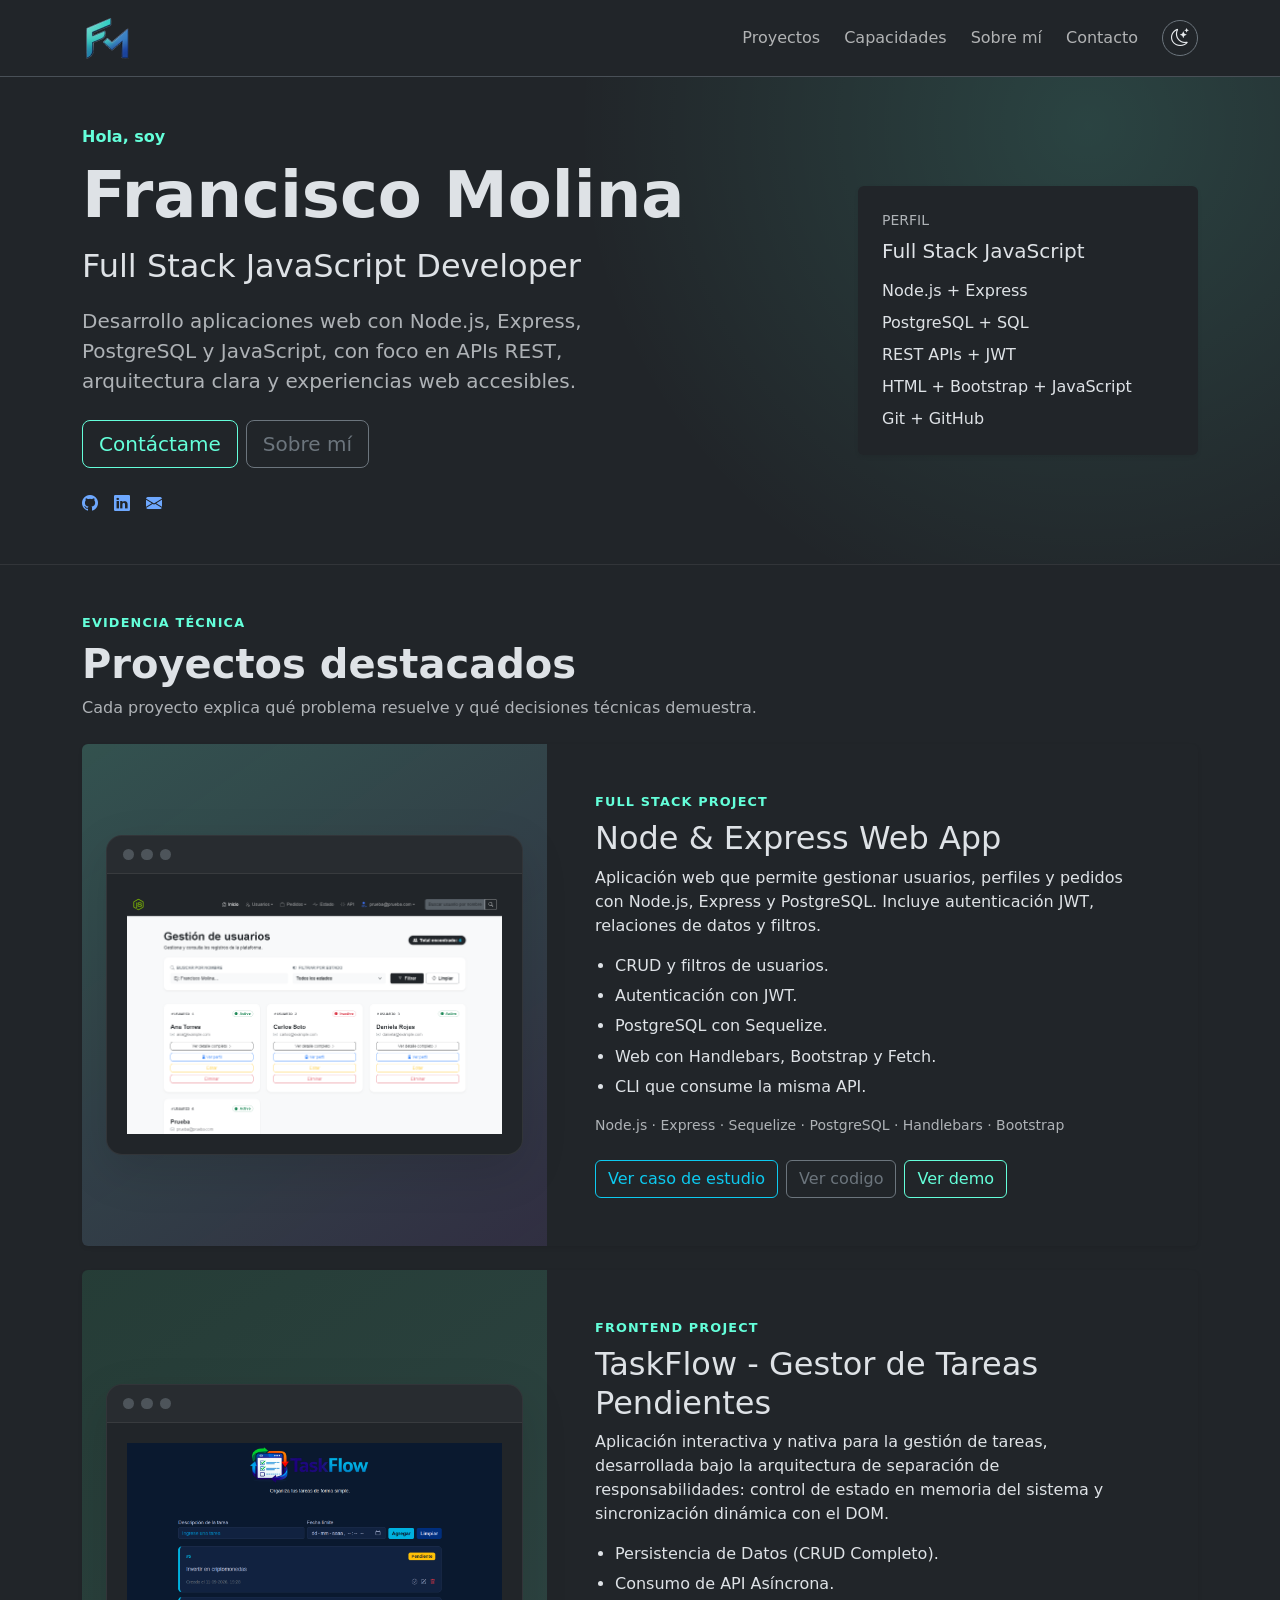
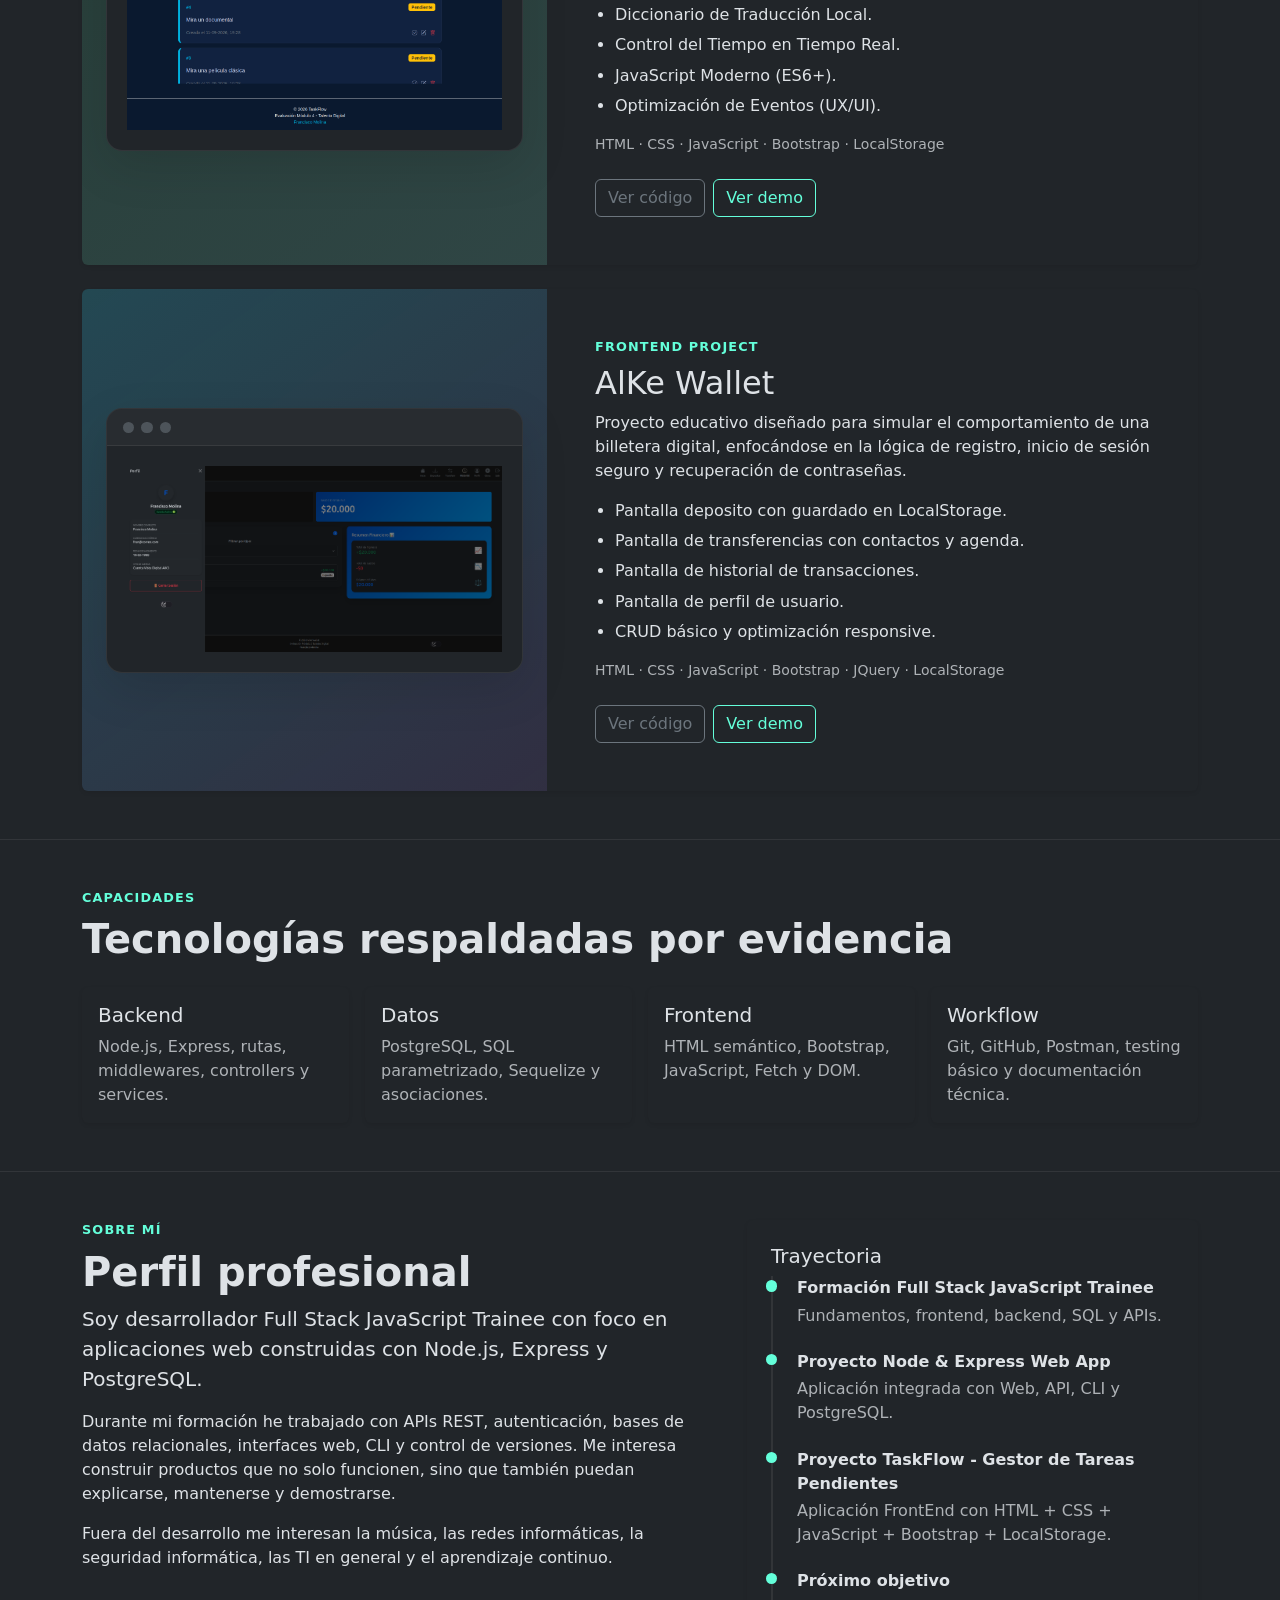
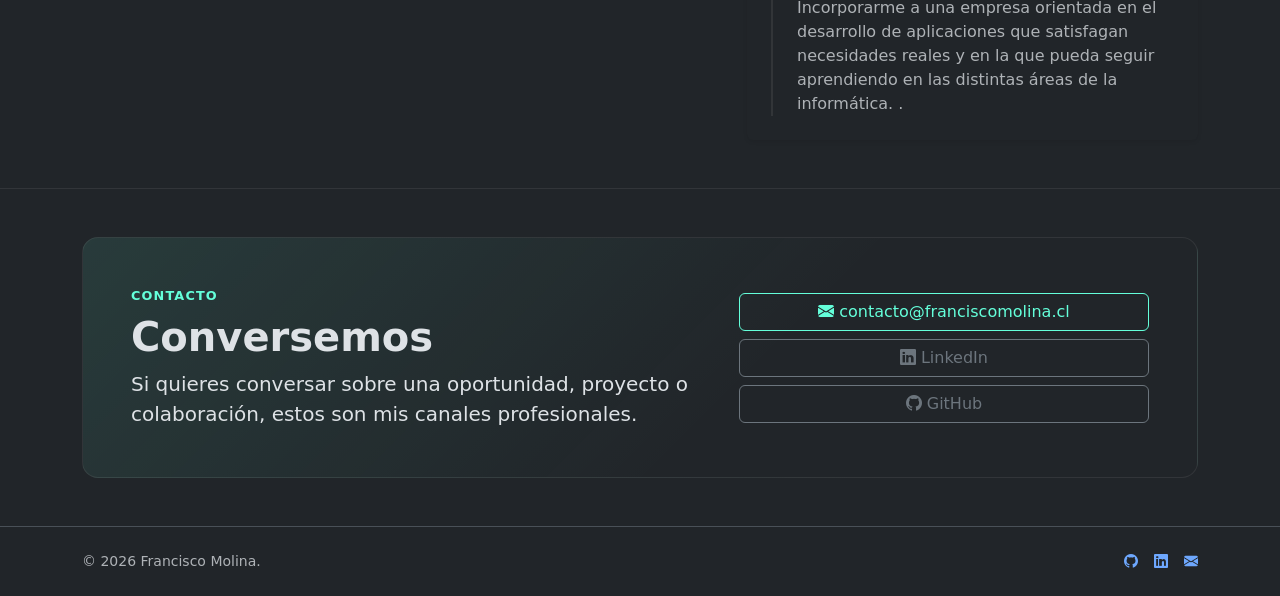
<file: index.html>
<!DOCTYPE html>
<html lang="es" data-bs-theme="dark">
<head>
  <meta charset="UTF-8">
  <meta name="viewport" content="width=device-width, initial-scale=1">
  <title>Francisco Molina | Full Stack JavaScript Developer</title>
  <meta name="description" content="Portafolio de Francisco Molina, desarrollador Full Stack JavaScript. Proyectos con Node.js, Express, PostgreSQL y APIs REST.">
  <meta name="robots" content="index,follow">

  <!-- Open Graph -->
  <meta property="og:title" content="Francisco Molina — Full Stack JavaScript Developer">
  <meta property="og:description" content="Portafolio con proyectos Full Stack JavaScript en Node.js, Express y PostgreSQL.">
  <meta property="og:type" content="website">

  <!-- Tema antes del primer pintado -->
  <script>
    (() => {
      const saved = localStorage.getItem("portfolio-theme");
      document.documentElement.setAttribute("data-bs-theme", saved ?? "dark");
    })();
  </script>
  <link rel="shortcut icon" href="./assets/img/logo.webp" type="image/x-icon">

  <!-- Bootstrap CSS -->
  <link href="https://cdn.jsdelivr.net/npm/bootstrap@5.3.8/dist/css/bootstrap.min.css" rel="stylesheet" crossorigin="anonymous">
  <!-- Bootstrap Icons -->
  <link rel="stylesheet" href="https://cdn.jsdelivr.net/npm/bootstrap-icons@1.11.3/font/bootstrap-icons.min.css">
  <!-- Estilos propios -->
  <link rel="stylesheet" href="./assets/css/styles.css">
</head>

<body>
  <!-- Skip link -->
  <a class="skip-link" href="#main-content">Saltar al contenido principal</a>

  <!-- Header / Navbar -->
  <header class="sticky-top border-bottom bg-body">
    <nav class="navbar navbar-expand-lg" aria-label="Navegación principal">
      <div class="container">
        <a class="navbar-brand fw-bold" href="./">
          <img src="./assets/img/logo.webp" class="logo" alt="Francisco Molina">
        </a>
        <button class="navbar-toggler" type="button" data-bs-toggle="collapse" data-bs-target="#mainNavbar" aria-controls="mainNavbar" aria-expanded="false" aria-label="Abrir navegación">
          <span class="navbar-toggler-icon"></span>
        </button>
        <div class="collapse navbar-collapse" id="mainNavbar">
          <ul class="navbar-nav ms-auto align-items-lg-center gap-lg-2">
            <li class="nav-item">
              <a class="nav-link" href="#projects">Proyectos</a>
            </li>
            <li class="nav-item">
              <a class="nav-link" href="#skills">Capacidades</a>
            </li>
            <li class="nav-item">
              <a class="nav-link" href="#about">Sobre mí</a>
            </li>
            <li class="nav-item">
              <a class="nav-link" href="#contact">Contacto</a>
            </li>
            <li class="nav-item ms-lg-2">
              <button id="themeToggle" class="btn btn-outline-secondary btn-sm" type="button" aria-label="Cambiar tema">
                <i id="themeIcon" class="bi bi-moon-stars"></i>
              </button>
            </li>
          </ul>
        </div>
      </div>
    </nav>
  </header>

  <!-- Contenido principal -->
  <main id="main-content">

    <!-- Hero -->
    <section class="hero-section py-5 py-lg-6" aria-labelledby="hero-title">
      <div class="container">
        <div class="row align-items-center g-5">
          <div class="col-lg-8">
            <p class="text-accent fw-semibold mb-2">Hola, soy</p>
            <h1 id="hero-title" class="display-3 fw-bold text-balance">Francisco Molina</h1>
            <p class="fs-2 mb-3">Full Stack JavaScript Developer</p>
            <p class="lead text-body-secondary col-xl-9">
              Desarrollo aplicaciones web con Node.js, Express, PostgreSQL
              y JavaScript, con foco en APIs REST, arquitectura clara y
              experiencias web accesibles.
            </p>
            <div class="d-flex flex-wrap gap-2 mt-4">
              <a href="#contact" class="btn btn-accent btn-lg">Contáctame</a>
              <a href="#about" class="btn btn-outline-secondary btn-lg">Sobre mí</a>
            </div>
            <nav class="d-flex flex-wrap gap-3 mt-4 professional-links" aria-label="Enlaces profesionales">
              <a href="https://github.com/franciscomolinacl" target="_blank"><i class="bi bi-github"></i> </a>
              <a href="https://www.linkedin.com/in/francisco-molina-cl/" target="_blank"><i class="bi bi-linkedin"></i> </a>
              <a href="mailto:contacto@franciscomolina.cl"><i class="bi bi-envelope-fill"></i> </a>
            </nav>
          </div>
          <div class="col-lg-4">
            <aside class="card border-0 shadow-sm">
              <div class="card-body p-4">
                <p class="small text-uppercase text-body-secondary mb-2">Perfil</p>
                <p class="h5 mb-3">Full Stack JavaScript</p>
                <ul class="list-unstyled mb-0 d-grid gap-2">
                  <li>Node.js + Express</li>
                  <li>PostgreSQL + SQL</li>
                  <li>REST APIs + JWT</li>
                  <li>HTML + Bootstrap + JavaScript</li>
                  <li>Git + GitHub</li>
                </ul>
              </div>
            </aside>
          </div>
        </div>
      </div>
    </section>

    <!-- Proyectos -->
    <section id="projects" class="section-block py-5" aria-labelledby="projects-title">
      <div class="container">
        <div class="section-heading mb-4">
          <p class="eyebrow">Evidencia técnica</p>
          <h2 id="projects-title" class="display-6 fw-bold">Proyectos destacados</h2>
          <p class="text-body-secondary col-lg-8 mb-0">
            Cada proyecto explica qué problema resuelve y qué decisiones técnicas demuestra.
          </p>
        </div>

        <!-- Proyecto 1 -->
        <article class="card project-card border-0 shadow-sm overflow-hidden mb-4">
          <div class="row g-0">
            <div class="col-lg-5">
              <div class="project-visual h-100 p-4 d-flex align-items-center" role="img" aria-label="Vista representativa de HelpDesk">
                <div class="mock-window w-100">
                  <div class="mock-window-bar"><span></span><span></span><span></span></div>
                  <div class="mock-window-body">
                      <img src="./assets/img/capturas/cap1.webp" class="caps" alt="Node & Express Web App">
                  </div>
                </div>
              </div>
            </div>
            <div class="col-lg-7">
              <div class="card-body p-4 p-lg-5">
                <p class="eyebrow">Full Stack Project</p>
                <h3 class="card-title h2">Node & Express Web App</h3>
                <p class="card-text">
                  Aplicación web que permite gestionar usuarios, perfiles y pedidos con Node.js, Express y PostgreSQL.
                  Incluye autenticación JWT, relaciones de datos y filtros.
                </p>
                <ul class="project-points">
                  <li>CRUD y filtros de usuarios.</li>
                  <li>Autenticación con JWT.</li>
                  <li>PostgreSQL con Sequelize.</li>
                  <li>Web con Handlebars, Bootstrap y Fetch.</li>
                  <li>CLI que consume la misma API.</li>
                </ul>
                <p class="small text-body-secondary">Node.js · Express · Sequelize · PostgreSQL · Handlebars · Bootstrap</p>
                <div class="d-flex flex-wrap gap-2 mt-4">
                  <a href="./projects" class="btn btn-outline-info">Ver caso de estudio</a>
                  <a href="https://github.com/franciscomolinacl/TP-Integrador-JS" target="_blank" class="btn btn-outline-secondary">Ver codigo</a>
                  <a href="https://tp-integrador-js.onrender.com/" target="_blank" class="btn btn-accent">Ver demo</a>
                </div>
              </div>
            </div>
          </div>
        </article>

        <!-- Proyecto 2 -->
        <article class="card project-card border-0 shadow-sm overflow-hidden mb-4">
          <div class="row g-0">
            <div class="col-lg-5">
              <div class="project-visual project-visual-alt h-100 p-4 d-flex align-items-center" role="img" aria-label="Vista representativa de API REST">
                <div class="mock-window w-100">
                  <div class="mock-window-bar"><span></span><span></span><span></span></div>
                  <div class="mock-window-body">
                    <img src="./assets/img/capturas/cap2.webp" class="caps" alt="TaskFlow">
                  </div>
                </div>
              </div>
            </div>
            <div class="col-lg-7">
              <div class="card-body p-4 p-lg-5">
                <p class="eyebrow">Frontend Project</p>
                <h3 class="card-title h2">TaskFlow - Gestor de Tareas Pendientes</h3>
                <p class="card-text">
                  Aplicación interactiva y nativa para la gestión de tareas, desarrollada bajo 
                  la arquitectura de separación de responsabilidades: 
                  control de estado en memoria del sistema y sincronización dinámica con el DOM.
                </p>
                <ul class="project-points">
                  <li>Persistencia de Datos (CRUD Completo).</li>
                  <li>Consumo de API Asíncrona.</li>
                  <li>Diccionario de Traducción Local.</li>
                  <li>Control del Tiempo en Tiempo Real.</li>
                  <li>JavaScript Moderno (ES6+).</li>
                  <li>Optimización de Eventos (UX/UI).</li>
                </ul>
                <p class="small text-body-secondary">HTML · CSS · JavaScript · Bootstrap · LocalStorage</p>
                <div class="d-flex flex-wrap gap-2 mt-4">
                  <a href="https://github.com/franciscomolinacl/TaskFlow" target="_blank" class="btn btn-outline-secondary">Ver código</a>
                  <a href="https://franciscomolinacl.github.io/TaskFlow/" target="_blank" class="btn btn-accent">Ver demo</a>
                </div>
              </div>
            </div>
          </div>
        </article>

        <!-- Proyecto 3 -->
        <article class="card project-card border-0 shadow-sm overflow-hidden">
          <div class="row g-0">
            <div class="col-lg-5">
              <div class="project-visual project-visual-alt2 h-100 p-4 d-flex align-items-center" role="img" aria-label="Vista representativa de Weather App">
                <div class="mock-window w-100">
                  <div class="mock-window-bar"><span></span><span></span><span></span></div>
                  <div class="mock-window-body">
                    <img src="./assets/img/capturas/cap3.webp" class="caps" alt="TaskFlow">     
                  </div>               
                </div>
              </div>
            </div>
            <div class="col-lg-7">
              <div class="card-body p-4 p-lg-5">
                <p class="eyebrow">Frontend Project</p>
                <h3 class="card-title h2">AlKe Wallet</h3>
                <p class="card-text">
                  Proyecto educativo diseñado para simular el comportamiento de una billetera digital, 
                  enfocándose en la lógica de registro, inicio de sesión seguro y recuperación de contraseñas.
                </p>
                <ul class="project-points">
                  <li>Pantalla deposito con guardado en LocalStorage.</li>
                  <li>Pantalla de transferencias con contactos y agenda.</li>
                  <li>Pantalla de historial de transacciones.</li>
                  <li>Pantalla de perfil de usuario.</li>
                  <li>CRUD básico y optimización responsive.</li>
                </ul>
                <p class="small text-body-secondary">HTML · CSS · JavaScript · Bootstrap · JQuery · LocalStorage</p>
                <div class="d-flex flex-wrap gap-2 mt-4">
                  <a href="https://github.com/franciscomolinacl/alke-wallet" target="_blank" class="btn btn-outline-secondary">Ver código</a>
                  <a href="https://franciscomolinacl.github.io/alke-wallet/" target="_blank" class="btn btn-accent">Ver demo</a>
                </div>
              </div>
            </div>
          </div>
        </article>
      </div>
    </section>

    <!-- Capacidades -->
    <section id="skills" class="section-block py-5" aria-labelledby="skills-title">
      <div class="container">
        <p class="eyebrow">Capacidades</p>
        <h2 id="skills-title" class="display-6 fw-bold mb-4">Tecnologías respaldadas por evidencia</h2>
        <div class="row g-3">
          <div class="col-md-6 col-xl-3">
            <article class="card h-100 border-0 shadow-sm">
              <div class="card-body">
                <h3 class="h5">Backend</h3>
                <p class="text-body-secondary mb-0">Node.js, Express, rutas, middlewares, controllers y services.</p>
              </div>
            </article>
          </div>
          <div class="col-md-6 col-xl-3">
            <article class="card h-100 border-0 shadow-sm">
              <div class="card-body">
                <h3 class="h5">Datos</h3>
                <p class="text-body-secondary mb-0">PostgreSQL, SQL parametrizado, Sequelize y asociaciones.</p>
              </div>
            </article>
          </div>
          <div class="col-md-6 col-xl-3">
            <article class="card h-100 border-0 shadow-sm">
              <div class="card-body">
                <h3 class="h5">Frontend</h3>
                <p class="text-body-secondary mb-0">HTML semántico, Bootstrap, JavaScript, Fetch y DOM.</p>
              </div>
            </article>
          </div>
          <div class="col-md-6 col-xl-3">
            <article class="card h-100 border-0 shadow-sm">
              <div class="card-body">
                <h3 class="h5">Workflow</h3>
                <p class="text-body-secondary mb-0">Git, GitHub, Postman, testing básico y documentación técnica.</p>
              </div>
            </article>
          </div>
        </div>
      </div>
    </section>

    <!-- Sobre mí -->
    <section id="about" class="section-block py-5" aria-labelledby="about-title">
      <div class="container">
        <div class="row g-4">
          <div class="col-lg-7">
            <p class="eyebrow">Sobre mí</p>
            <h2 id="about-title" class="display-6 fw-bold">Perfil profesional</h2>
            <p class="lead">
              Soy desarrollador Full Stack JavaScript Trainee con foco en aplicaciones
              web construidas con Node.js, Express y PostgreSQL.
            </p>
            <p>
              Durante mi formación he trabajado con APIs REST, autenticación,
              bases de datos relacionales, interfaces web, CLI y control de
              versiones. Me interesa construir productos que no solo funcionen,
              sino que también puedan explicarse, mantenerse y demostrarse.
            </p>
            <p class="mb-0">
              Fuera del desarrollo me interesan la música, las redes informáticas, la seguridad informática, las TI en general y el
              aprendizaje continuo. 
            </p>
          </div>
          <div class="col-lg-5">
            <aside class="card h-100 border-0 shadow-sm">
              <div class="card-body p-4">
                <h3 class="h5">Trayectoria</h3>
                <ol class="timeline list-unstyled mb-0">
                  <li>
                    <strong>Formación Full Stack JavaScript Trainee</strong>
                    <span>Fundamentos, frontend, backend, SQL y APIs.</span>
                  </li>
                  <li>
                    <strong>Proyecto Node & Express Web App</strong>
                    <span>Aplicación integrada con Web, API, CLI y PostgreSQL.</span>
                  </li>
                  <li>
                    <strong>Proyecto TaskFlow - Gestor de Tareas Pendientes</strong>
                    <span>Aplicación FrontEnd con HTML + CSS + JavaScript + Bootstrap + LocalStorage.</span>
                  </li>
                  <li>
                    <strong>Próximo objetivo</strong>
                    <span>Incorporarme a una empresa orientada en el desarrollo de aplicaciones
                      que satisfagan necesidades reales y en la que pueda seguir aprendiendo en las distintas
                      áreas de la informática.
                      .</span>
                  </li>
                </ol>
              </div>
            </aside>
          </div>
        </div>
      </div>
    </section>

    <!-- Contacto -->
    <section id="contact" class="section-block py-5" aria-labelledby="contact-title">
      <div class="container">
        <div class="contact-panel p-4 p-lg-5 rounded-4">
          <div class="row align-items-center g-4">
            <div class="col-lg-7">
              <p class="eyebrow">Contacto</p>
              <h2 id="contact-title" class="display-6 fw-bold">Conversemos</h2>
              <p class="lead mb-0">
                Si quieres conversar sobre una oportunidad, proyecto o
                colaboración, estos son mis canales profesionales.
              </p>
            </div>
            <div class="col-lg-5">
              <div class="d-grid gap-2">
                <a class="btn btn-accent" href="mailto:contacto@franciscomolina.cl"><i class="bi bi-envelope-fill"></i> contacto@franciscomolina.cl</a>
                <a class="btn btn-outline-secondary" href="https://www.linkedin.com/in/francisco-molina-cl/" target="_blank"><i class="bi bi-linkedin"></i> LinkedIn</a>
                <a class="btn btn-outline-secondary" href="https://github.com/franciscomolinacl" target="_blank"><i class="bi bi-github"></i> GitHub</a>
              </div>
            </div>
          </div>
        </div>
      </div>
    </section>
  </main>

  <!-- Footer -->
  <footer class="border-top py-4">
    <div class="container d-flex flex-column flex-md-row gap-2 justify-content-between">
      <p class="mb-0 small text-body-secondary">
        © <span data-current-year></span> Francisco Molina.
      </p>
      <nav class="d-flex flex-wrap gap-3 small" aria-label="Enlaces del pie">
        <a href="https://github.com/franciscomolinacl" target="_blank"><i class="bi bi-github"></i></a>
        <a href="https://www.linkedin.com/in/francisco-molina-cl/" target="_blank"><i class="bi bi-linkedin"></i></a>
        <a href="mailto:contacto@franciscomolina.cl"><i class="bi bi-envelope-fill"></i></a>
      </nav>
    </div>
  </footer>

  <!-- Bootstrap JS -->
  <script src="https://cdn.jsdelivr.net/npm/bootstrap@5.3.8/dist/js/bootstrap.bundle.min.js" crossorigin="anonymous"></script>
  <!-- JS propios -->
  <script src="./assets/js/main.js" defer></script>
</body>
</html>
</file>
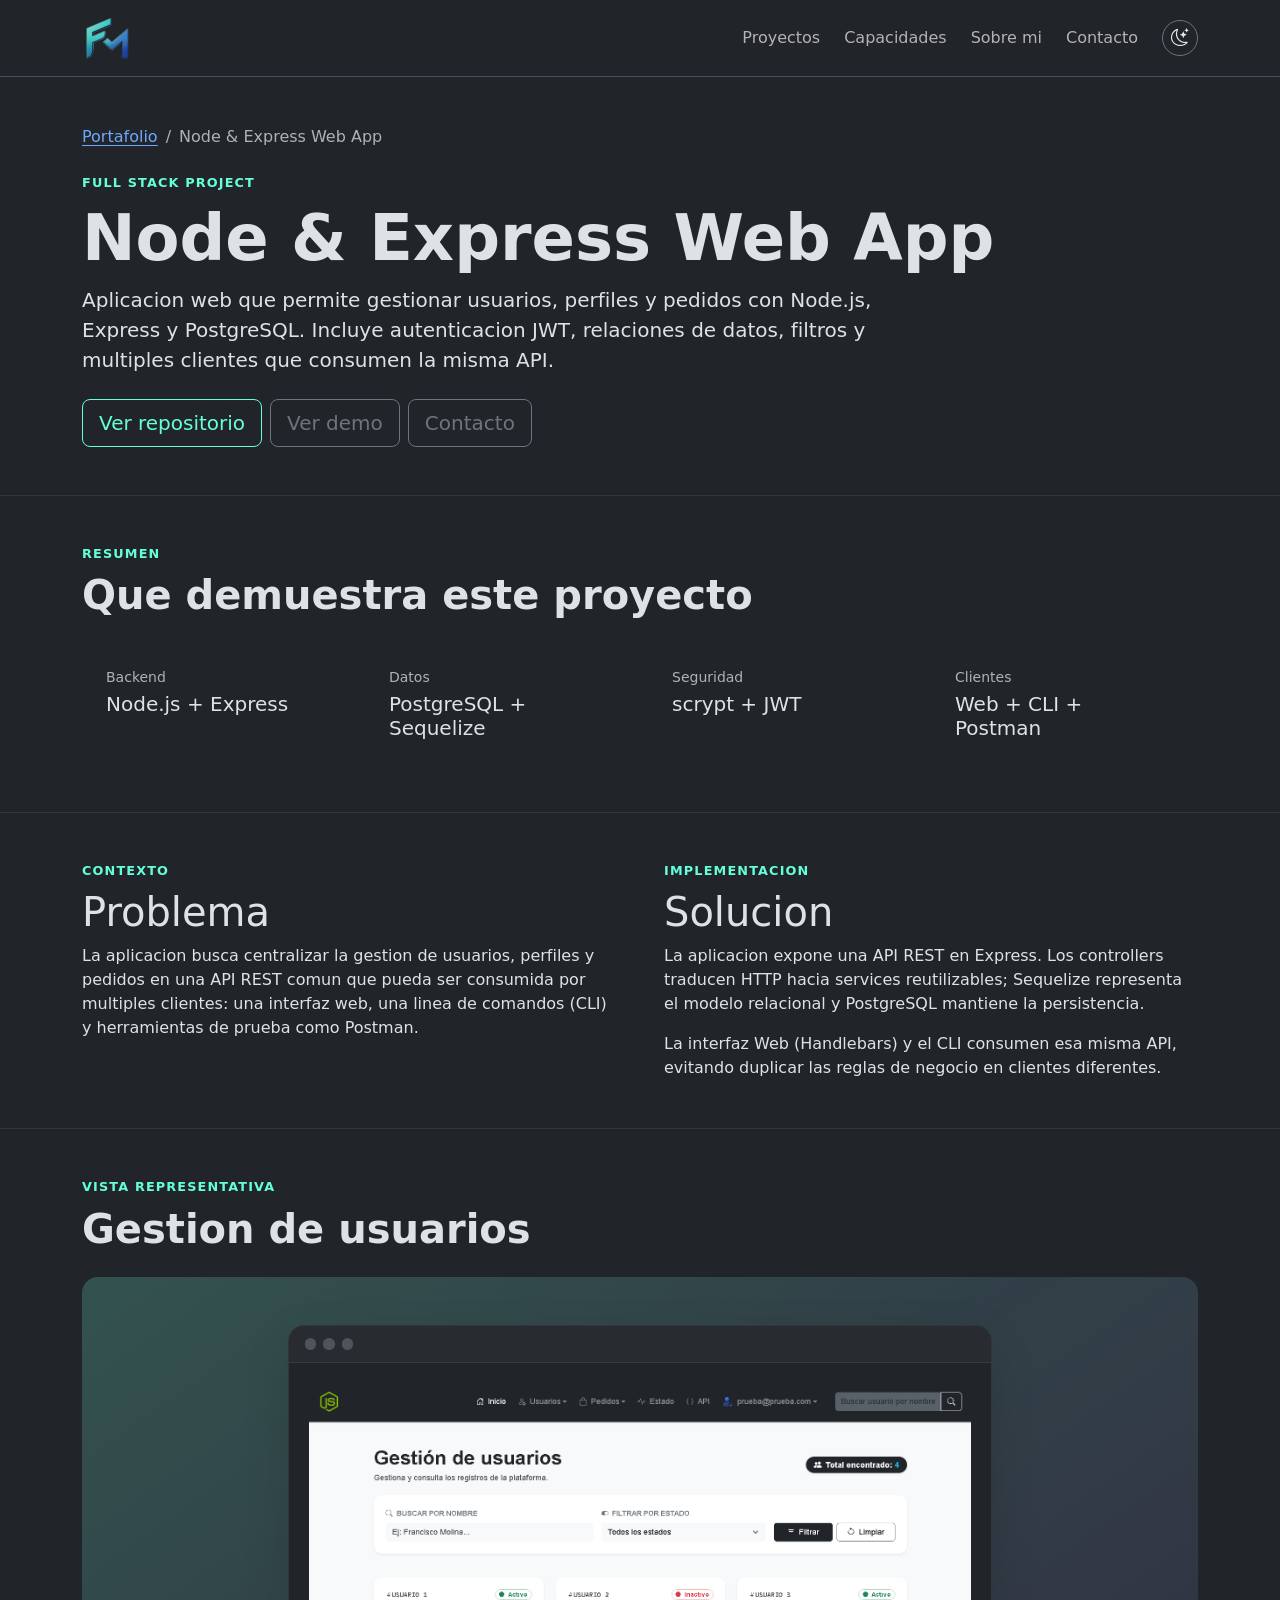
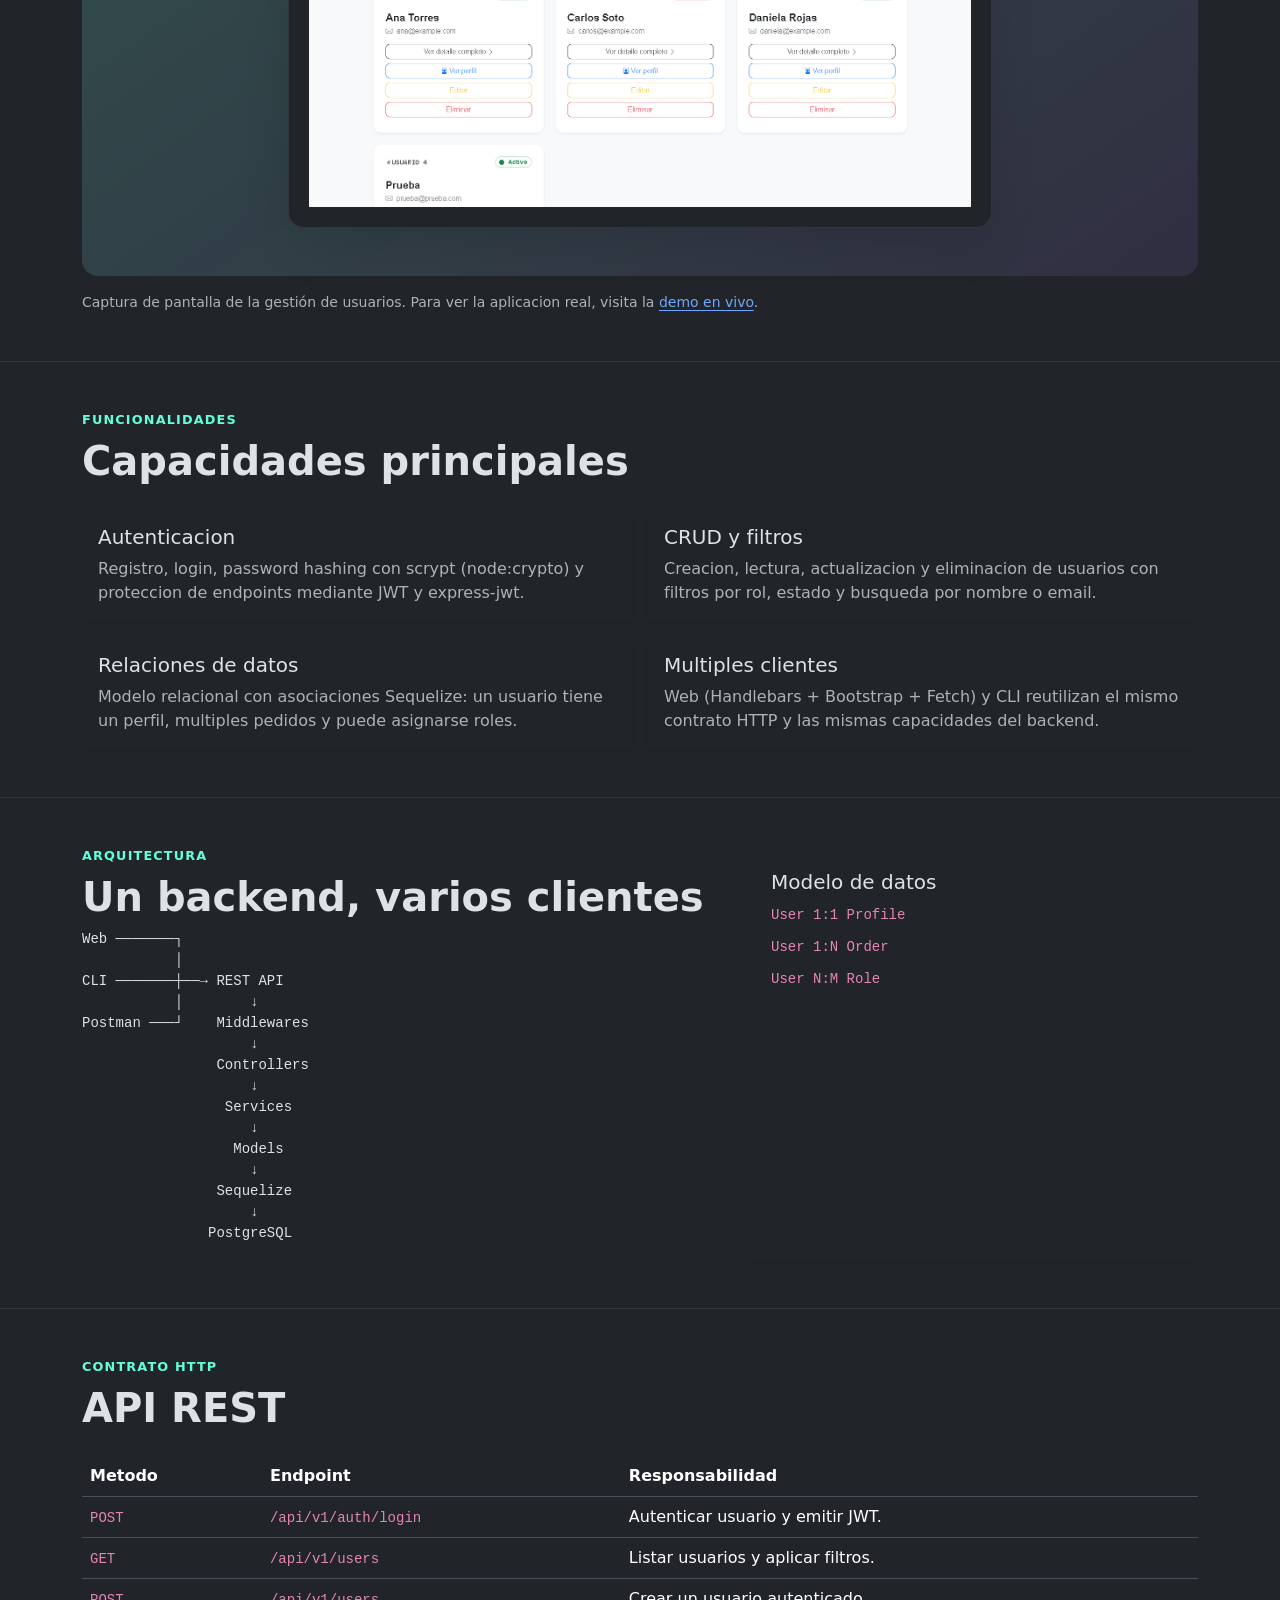
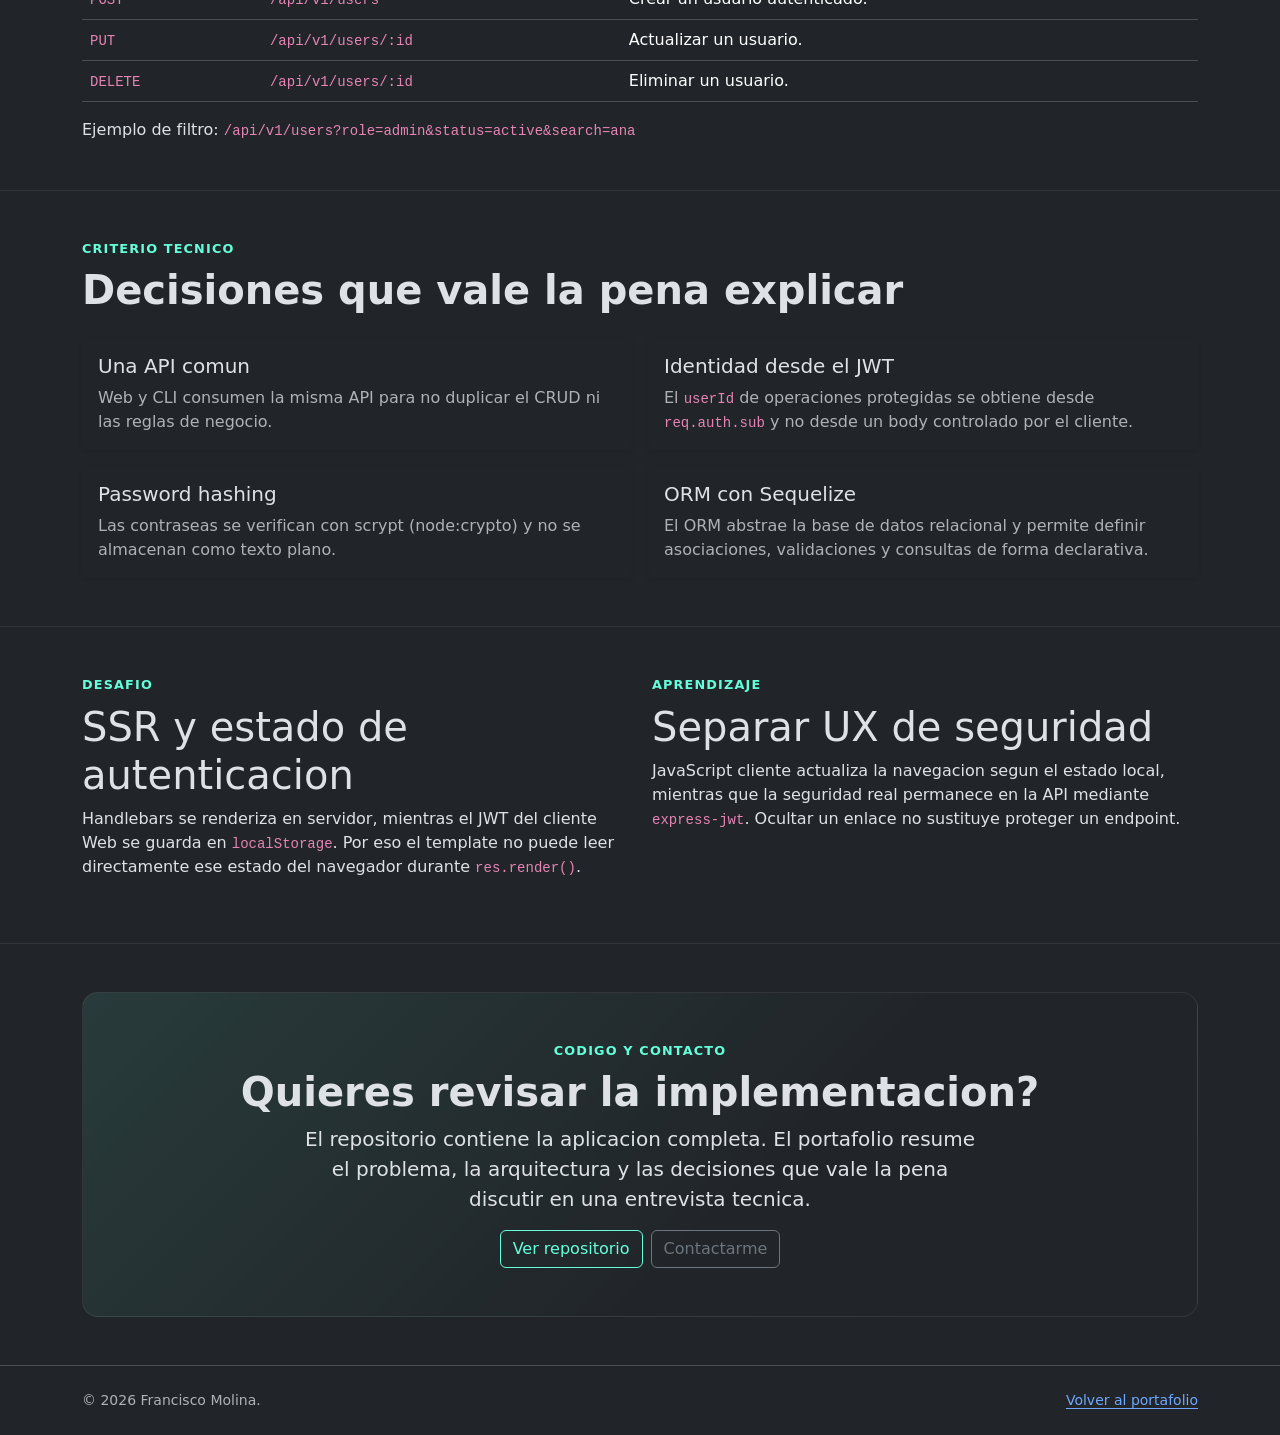
<file: projects/index.html>
<!DOCTYPE html>
<!--
  Caso de estudio del proyecto Node & Express Web App.
-->
<html lang="es" data-bs-theme="light">
<head>
  <!-- =========================================================
       1. SEO ESPECIFICO DEL PROYECTO
       ========================================================= -->
  <meta charset="UTF-8">
  <meta name="viewport" content="width=device-width, initial-scale=1">

  <title>Node & Express Web App — Francisco Molina</title>
  <meta
    name="description"
    content="Caso de estudio de Node & Express Web App, aplicacion Full Stack de gestion de usuarios, perfiles y pedidos con Express, Sequelize, PostgreSQL y JWT."
  >
  <meta name="robots" content="index,follow">
  <link
    rel="canonical"
    href="https://franciscomolinacl.github.io/portfolio/projects"
  >

  <!-- Open Graph -->
  <meta
    property="og:title"
    content="Node & Express Web App — Full Stack JavaScript"
  >
  <meta
    property="og:description"
    content="Caso de estudio con API REST, JWT, PostgreSQL, Web y CLI."
  >
  <meta property="og:type" content="article">
  <meta
    property="og:url"
    content="https://franciscomolinacl.github.io/portfolio/projects"
  >

  <meta name="twitter:card" content="summary">
  <meta
    name="twitter:title"
    content="Node & Express Web App — Francisco Molina"
  >
  <meta
    name="twitter:description"
    content="Caso de estudio Full Stack JavaScript con Express, Sequelize, PostgreSQL y JWT."
  >

  <!-- Inicializacion temprana del tema -->
  <script>
    (() => {
      const savedTheme = localStorage.getItem("portfolio-theme");
      const preferredTheme = window.matchMedia("(prefers-color-scheme: dark)").matches
        ? "dark"
        : "light";

      document.documentElement.setAttribute(
        "data-bs-theme",
        savedTheme ?? "dark"
      );
    })();
  </script>

  <!--
    JSON-LD:
    - WebApplication describe el proyecto.
    - BreadcrumbList describe la jerarquia Portafolio > Node & Express Web App.
  -->
  <script type="application/ld+json">
  {
    "@context": "https://schema.org",
    "@graph": [
      {
        "@type": "WebApplication",
        "@id": "https://franciscomolinacl.github.io/portfolio/projects/#app",
        "name": "Node & Express Web App",
        "url": "https://franciscomolinacl.github.io/portfolio/projects",
        "description": "Aplicacion Full Stack para gestion de usuarios, perfiles y pedidos.",
        "applicationCategory": "BusinessApplication",
        "operatingSystem": "Web",
        "featureList": [
          "JWT authentication",
          "User CRUD",
          "Data filters",
          "PostgreSQL persistence",
          "Web client with Handlebars",
          "CLI client"
        ],
        "author": {
          "@type": "Person",
          "@id": "https://franciscomolinacl.github.io/portfolio/#person",
          "name": "Francisco Molina"
        }
      },
      {
        "@type": "BreadcrumbList",
        "itemListElement": [
          {
            "@type": "ListItem",
            "position": 1,
            "name": "Portafolio",
            "item": "https://franciscomolinacl.github.io/portfolio/"
          },
          {
            "@type": "ListItem",
            "position": 2,
            "name": "Node & Express Web App",
            "item": "https://franciscomolinacl.github.io/portfolio/projects"
          }
        ]
      }
    ]
  }
  </script>

  <link rel="shortcut icon" href="../assets/img/logo.webp" type="image/x-icon">

  <!-- Bootstrap -->
  <link
    href="https://cdn.jsdelivr.net/npm/bootstrap@5.3.8/dist/css/bootstrap.min.css"
    rel="stylesheet"
    crossorigin="anonymous"
  >
    <!-- Bootstrap Icons -->
  <link rel="stylesheet" href="https://cdn.jsdelivr.net/npm/bootstrap-icons@1.11.3/font/bootstrap-icons.min.css">
  <!-- CSS propio -->
  <link rel="stylesheet" href="../assets/css/styles.css">
</head>

<body>
  <!-- Accesibilidad: salto directo al contenido -->
  <a class="skip-link" href="#main-content">
    Saltar al contenido principal
  </a>

  <!-- =========================================================
       2. NAVEGACION DEL CASO DE ESTUDIO
       ========================================================= -->
  <header class="sticky-top border-bottom bg-body">
    <nav class="navbar navbar-expand-lg" aria-label="Navegacion del proyecto">
      <div class="container">
        <a class="navbar-brand fw-bold" href="../">
          <img src="../assets/img/logo.webp" class="logo" alt="Francisco Molina">
        </a>

        <button
          class="navbar-toggler"
          type="button"
          data-bs-toggle="collapse"
          data-bs-target="#projectNavbar"
          aria-controls="projectNavbar"
          aria-expanded="false"
          aria-label="Abrir navegacion"
        >
          <span class="navbar-toggler-icon"></span>
        </button>

        <div class="collapse navbar-collapse" id="projectNavbar">
          <ul class="navbar-nav ms-auto align-items-lg-center gap-lg-2">
            <li class="nav-item">
              <a class="nav-link" href="../#projects">Proyectos</a>
            </li>
            <li class="nav-item">
              <a class="nav-link" href="../#skills">Capacidades</a>
            </li>
            <li class="nav-item">
              <a class="nav-link" href="../#about">Sobre mi</a>
            </li>
            <li class="nav-item">
              <a class="nav-link" href="../#contact">Contacto</a>
            </li>
            <li class="nav-item ms-lg-2">
              <button
                id="themeToggle"
                class="btn btn-outline-secondary btn-sm"
                type="button"
                aria-pressed="false"
              >
                <i id="themeIcon" class="bi bi-moon-stars"></i>
              </button>
            </li>
          </ul>
        </div>
      </div>
    </nav>
  </header>

  <!-- =========================================================
       3. CONTENIDO PRINCIPAL DEL PROYECTO
       ========================================================= -->
  <main id="main-content">

    <!-- Hero -->
    <header class="project-hero py-5 py-lg-6">
      <div class="container">
        <nav aria-label="Breadcrumb" class="mb-4">
          <ol class="breadcrumb">
            <li class="breadcrumb-item">
              <a href="../">Portafolio</a>
            </li>
            <li class="breadcrumb-item active" aria-current="page">
              Node & Express Web App
            </li>
          </ol>
        </nav>

        <p class="eyebrow">Full Stack Project</p>
        <h1 class="display-3 fw-bold">Node & Express Web App</h1>
        <p class="lead col-lg-9">
          Aplicacion web que permite gestionar usuarios, perfiles y pedidos
          con Node.js, Express y PostgreSQL. Incluye autenticacion JWT,
          relaciones de datos, filtros y multiples clientes que consumen
          la misma API.
        </p>

        <div class="d-flex flex-wrap gap-2 mt-4">
          <a
            class="btn btn-accent btn-lg"
            href="https://github.com/franciscomolinacl/TP-Integrador-JS"
            target="_blank"
          >
            Ver repositorio
          </a>
          <a
            class="btn btn-outline-secondary btn-lg"
            href="https://tp-integrador-js.onrender.com/"
            target="_blank"
          >
            Ver demo
          </a>
          <a class="btn btn-outline-secondary btn-lg" href="../#contact">
            Contacto
          </a>
        </div>
      </div>
    </header>

    <!-- Resumen de capacidades -->
    <section class="section-block py-5" aria-labelledby="overview-title">
      <div class="container">
        <p class="eyebrow">Resumen</p>
        <h2 id="overview-title" class="display-6 fw-bold mb-4">
          Que demuestra este proyecto
        </h2>

        <div class="row g-3">
          <div class="col-md-6 col-xl-3">
            <div class="metric-card h-100 p-4 rounded-4">
              <p class="small text-body-secondary mb-1">Backend</p>
              <p class="h5 mb-0">Node.js + Express</p>
            </div>
          </div>
          <div class="col-md-6 col-xl-3">
            <div class="metric-card h-100 p-4 rounded-4">
              <p class="small text-body-secondary mb-1">Datos</p>
              <p class="h5 mb-0">PostgreSQL + Sequelize</p>
            </div>
          </div>
          <div class="col-md-6 col-xl-3">
            <div class="metric-card h-100 p-4 rounded-4">
              <p class="small text-body-secondary mb-1">Seguridad</p>
              <p class="h5 mb-0">scrypt + JWT</p>
            </div>
          </div>
          <div class="col-md-6 col-xl-3">
            <div class="metric-card h-100 p-4 rounded-4">
              <p class="small text-body-secondary mb-1">Clientes</p>
              <p class="h5 mb-0">Web + CLI + Postman</p>
            </div>
          </div>
        </div>
      </div>
    </section>

    <!-- Problema y solucion -->
    <section class="section-block py-5" aria-labelledby="problem-title">
      <div class="container">
        <div class="row g-5">
          <div class="col-lg-6">
            <p class="eyebrow">Contexto</p>
            <h2 id="problem-title" class="h1">Problema</h2>
            <p>
              La aplicacion busca centralizar la gestion de usuarios, perfiles
              y pedidos en una API REST comun que pueda ser consumida por
              multiples clientes: una interfaz web, una linea de comandos (CLI)
              y herramientas de prueba como Postman.
            </p>
          </div>

          <div class="col-lg-6">
            <p class="eyebrow">Implementacion</p>
            <h2 class="h1">Solucion</h2>
            <p>
              La aplicacion expone una API REST en Express. Los controllers
              traducen HTTP hacia services reutilizables; Sequelize representa
              el modelo relacional y PostgreSQL mantiene la persistencia.
            </p>
            <p class="mb-0">
              La interfaz Web (Handlebars) y el CLI consumen esa misma API,
              evitando duplicar las reglas de negocio en clientes diferentes.
            </p>
          </div>
        </div>
      </div>
    </section>

    <!-- Preview visual -->
    <section class="section-block py-5" aria-labelledby="preview-title">
      <div class="container">
        <p class="eyebrow">Vista representativa</p>
        <h2 id="preview-title" class="display-6 fw-bold mb-4">
          Gestion de usuarios
        </h2>

        <div
          class="project-visual rounded-4 p-3 p-md-5"
          role="img"
          aria-label="Representacion de la interfaz con usuarios"
        >
          <div class="mock-window mx-auto">
            <div class="mock-window-bar">
              <span></span><span></span><span></span>
            </div>
            <div class="mock-window-body">
              <img src="../assets/img/capturas/cap1.webp" class="caps" alt="Node & Express Web App">

            </div>
          </div>
        </div>

        <p class="small text-body-secondary mt-3 mb-0">
          Captura de pantalla de la gestión de usuarios. Para ver la
          aplicacion real, visita la
          <a href="https://tp-integrador-js.onrender.com/" target="_blank">demo en vivo</a>.
        </p>
      </div>
    </section>

    <!-- Funcionalidades principales -->
    <section class="section-block py-5" aria-labelledby="features-title">
      <div class="container">
        <p class="eyebrow">Funcionalidades</p>
        <h2 id="features-title" class="display-6 fw-bold mb-4">
          Capacidades principales
        </h2>

        <div class="row g-3">
          <div class="col-md-6">
            <article class="card h-100 border-0 shadow-sm">
              <div class="card-body">
                <h3 class="h5">Autenticacion</h3>
                <p class="mb-0 text-body-secondary">
                  Registro, login, password hashing con scrypt (node:crypto) y proteccion de
                  endpoints mediante JWT y express-jwt.
                </p>
              </div>
            </article>
          </div>

          <div class="col-md-6">
            <article class="card h-100 border-0 shadow-sm">
              <div class="card-body">
                <h3 class="h5">CRUD y filtros</h3>
                <p class="mb-0 text-body-secondary">
                  Creacion, lectura, actualizacion y eliminacion de usuarios
                  con filtros por rol, estado y busqueda por nombre o email.
                </p>
              </div>
            </article>
          </div>

          <div class="col-md-6">
            <article class="card h-100 border-0 shadow-sm">
              <div class="card-body">
                <h3 class="h5">Relaciones de datos</h3>
                <p class="mb-0 text-body-secondary">
                  Modelo relacional con asociaciones Sequelize: un usuario tiene
                  un perfil, multiples pedidos y puede asignarse roles.
                </p>
              </div>
            </article>
          </div>

          <div class="col-md-6">
            <article class="card h-100 border-0 shadow-sm">
              <div class="card-body">
                <h3 class="h5">Multiples clientes</h3>
                <p class="mb-0 text-body-secondary">
                  Web (Handlebars + Bootstrap + Fetch) y CLI reutilizan el
                  mismo contrato HTTP y las mismas capacidades del backend.
                </p>
              </div>
            </article>
          </div>
        </div>
      </div>
    </section>

    <!-- Arquitectura -->
    <section class="section-block py-5" aria-labelledby="architecture-title">
      <div class="container">
        <div class="row g-4">
          <div class="col-lg-7">
            <p class="eyebrow">Arquitectura</p>
            <h2 id="architecture-title" class="display-6 fw-bold">
              Un backend, varios clientes
            </h2>

            <pre class="architecture-diagram"><code>Web ───────┐
           │
CLI ───────┼──→ REST API
           │        ↓
Postman ───┘    Middlewares
                    ↓
                Controllers
                    ↓
                 Services
                    ↓
                  Models
                    ↓
                Sequelize
                    ↓
               PostgreSQL</code></pre>
          </div>

          <div class="col-lg-5">
            <div class="card h-100 border-0 shadow-sm">
              <div class="card-body p-4">
                <h3 class="h5">Modelo de datos</h3>
                <ul class="list-unstyled d-grid gap-2 mb-0">
                  <li><code>User 1:1 Profile</code></li>
                  <li><code>User 1:N Order</code></li>
                  <li><code>User N:M Role</code></li>
                </ul>
              </div>
            </div>
          </div>
        </div>
      </div>
    </section>

    <!-- API REST -->
    <section class="section-block py-5" aria-labelledby="api-title">
      <div class="container">
        <p class="eyebrow">Contrato HTTP</p>
        <h2 id="api-title" class="display-6 fw-bold mb-4">
          API REST
        </h2>

        <div class="table-responsive">
          <table class="table align-middle">
            <thead>
              <tr>
                <th scope="col">Metodo</th>
                <th scope="col">Endpoint</th>
                <th scope="col">Responsabilidad</th>
              </tr>
            </thead>
            <tbody>
              <tr>
                <td><code>POST</code></td>
                <td><code>/api/v1/auth/login</code></td>
                <td>Autenticar usuario y emitir JWT.</td>
              </tr>
              <tr>
                <td><code>GET</code></td>
                <td><code>/api/v1/users</code></td>
                <td>Listar usuarios y aplicar filtros.</td>
              </tr>
              <tr>
                <td><code>POST</code></td>
                <td><code>/api/v1/users</code></td>
                <td>Crear un usuario autenticado.</td>
              </tr>
              <tr>
                <td><code>PUT</code></td>
                <td><code>/api/v1/users/:id</code></td>
                <td>Actualizar un usuario.</td>
              </tr>
              <tr>
                <td><code>DELETE</code></td>
                <td><code>/api/v1/users/:id</code></td>
                <td>Eliminar un usuario.</td>
              </tr>
            </tbody>
          </table>
        </div>

        <p class="mb-0">
          Ejemplo de filtro: <code>/api/v1/users?role=admin&amp;status=active&amp;search=ana</code>
        </p>
      </div>
    </section>

    <!-- Decisiones tecnicas -->
    <section class="section-block py-5" aria-labelledby="decisions-title">
      <div class="container">
        <p class="eyebrow">Criterio tecnico</p>
        <h2 id="decisions-title" class="display-6 fw-bold mb-4">
          Decisiones que vale la pena explicar
        </h2>

        <div class="row g-3">
          <div class="col-md-6">
            <article class="card h-100 border-0 shadow-sm">
              <div class="card-body">
                <h3 class="h5">Una API comun</h3>
                <p class="mb-0 text-body-secondary">
                  Web y CLI consumen la misma API para no duplicar el CRUD ni
                  las reglas de negocio.
                </p>
              </div>
            </article>
          </div>
          <div class="col-md-6">
            <article class="card h-100 border-0 shadow-sm">
              <div class="card-body">
                <h3 class="h5">Identidad desde el JWT</h3>
                <p class="mb-0 text-body-secondary">
                  El <code>userId</code> de operaciones protegidas se obtiene
                  desde <code>req.auth.sub</code> y no desde un body controlado
                  por el cliente.
                </p>
              </div>
            </article>
          </div>
          <div class="col-md-6">
            <article class="card h-100 border-0 shadow-sm">
              <div class="card-body">
                <h3 class="h5">Password hashing</h3>
                <p class="mb-0 text-body-secondary">
                  Las contraseas se verifican con scrypt (node:crypto) y no se almacenan
                  como texto plano.
                </p>
              </div>
            </article>
          </div>
          <div class="col-md-6">
            <article class="card h-100 border-0 shadow-sm">
              <div class="card-body">
                <h3 class="h5">ORM con Sequelize</h3>
                <p class="mb-0 text-body-secondary">
                  El ORM abstrae la base de datos relacional y permite
                  definir asociaciones, validaciones y consultas de forma
                  declarativa.
                </p>
              </div>
            </article>
          </div>
        </div>
      </div>
    </section>

    <!-- Desafio y aprendizaje -->
    <section class="section-block py-5" aria-labelledby="challenge-title">
      <div class="container">
        <div class="row g-4">
          <div class="col-lg-6">
            <p class="eyebrow">Desafio</p>
            <h2 id="challenge-title" class="h1">
              SSR y estado de autenticacion
            </h2>
            <p>
              Handlebars se renderiza en servidor, mientras el JWT del cliente
              Web se guarda en <code>localStorage</code>. Por eso el template no
              puede leer directamente ese estado del navegador durante
              <code>res.render()</code>.
            </p>
          </div>
          <div class="col-lg-6">
            <p class="eyebrow">Aprendizaje</p>
            <h2 class="h1">Separar UX de seguridad</h2>
            <p>
              JavaScript cliente actualiza la navegacion segun el estado local,
              mientras que la seguridad real permanece en la API mediante
              <code>express-jwt</code>. Ocultar un enlace no sustituye proteger
              un endpoint.
            </p>
          </div>
        </div>
      </div>
    </section>

    <!-- CTA final -->
    <section class="section-block py-5" aria-labelledby="closing-title">
      <div class="container">
        <div class="contact-panel rounded-4 p-4 p-lg-5 text-center">
          <p class="eyebrow">Codigo y contacto</p>
          <h2 id="closing-title" class="display-6 fw-bold">
            Quieres revisar la implementacion?
          </h2>
          <p class="lead mx-auto col-lg-8">
            El repositorio contiene la aplicacion completa. El portafolio
            resume el problema, la arquitectura y las decisiones que vale la
            pena discutir en una entrevista tecnica.
          </p>
          <div class="d-flex flex-wrap justify-content-center gap-2">
            <a
              class="btn btn-accent"
              href="https://github.com/franciscomolinacl/TP-Integrador-JS"
              target="_blank"
            >
              Ver repositorio
            </a>
            <a class="btn btn-outline-secondary" href="../#contact">
              Contactarme
            </a>
          </div>
        </div>
      </div>
    </section>
  </main>

  <!-- Footer -->
  <footer class="border-top py-4">
    <div class="container d-flex flex-column flex-md-row gap-2 justify-content-between">
      <p class="mb-0 small text-body-secondary">
        &copy; <span data-current-year></span> Francisco Molina.
      </p>
      <a class="small" href="../">Volver al portafolio</a>
    </div>
  </footer>

  <script
    src="https://cdn.jsdelivr.net/npm/bootstrap@5.3.8/dist/js/bootstrap.bundle.min.js"
    crossorigin="anonymous"
  ></script>
  <script src="../assets/js/main.js" defer></script>
</body>
</html>
</file>
<file: assets/css/styles.css>
/*
  Estilos propios del portafolio.
*/

:root {
  --accent: #64ffda;
  --accent-rgb: 100, 255, 218;
  --bs-link-color: #64ffda;
  --bs-link-hover-color: #99ffe6;
  --portfolio-surface: rgba(127, 127, 127, 0.08);
  --portfolio-border: rgba(127, 127, 127, 0.18);
}

[data-bs-theme="light"] {
  --accent: #0e7c6b;
  --accent-rgb: 14, 124, 107;
  --bs-link-color: #0e7c6b;
  --bs-link-hover-color: #0a5c50;
  --portfolio-surface: rgba(127, 127, 127, 0.06);
  --portfolio-border: rgba(127, 127, 127, 0.15);
}

html {
  scroll-behavior: smooth;
}

body {
  min-height: 100vh;
}

section[id] {
  scroll-margin-top: 5rem;
}

a {
  text-underline-offset: 0.2em;
}

.text-balance {
  text-wrap: balance;
}

.py-lg-6 {
  padding-top: 6rem;
  padding-bottom: 6rem;
}

.logo {
  width: 50px;
}

.caps {
  width: 100%;
}
/* Skip link */
.skip-link {
  position: fixed;
  top: 0.75rem;
  left: 0.75rem;
  z-index: 2000;
  padding: 0.75rem 1rem;
  border-radius: 0.5rem;
  background: var(--accent);
  color: white;
  transform: translateY(-150%);
}

.skip-link:focus {
  transform: translateY(0);
}

/* Hero */
.hero-section {
  background:
    radial-gradient(circle at 85% 10%, rgba(100, 255, 218, 0.14), transparent 32rem),
    var(--bs-body-bg);
}

/* Secciones */
.section-block {
  border-top: 1px solid var(--portfolio-border);
}

.eyebrow {
  margin-bottom: 0.5rem;
  color: var(--accent);
  font-size: 0.8rem;
  font-weight: 700;
  letter-spacing: 0.09em;
  text-transform: uppercase;
}

/* Links profesionales */
.professional-links a {
  font-weight: 600;
}

/* Cards */
.project-card,
.card,
.contact-panel {
  background: var(--bs-body-bg);
}

.contact-panel {
  border: 1px solid var(--portfolio-border);
}

/* Visual de proyectos */
.project-visual {
  min-height: 22rem;
  background:
    linear-gradient(145deg, rgba(100, 255, 218, 0.18), rgba(111, 66, 193, 0.12)),
    var(--portfolio-surface);
}

.project-visual-alt {
  background:
    linear-gradient(145deg, rgba(25, 135, 84, 0.18), rgba(100, 255, 218, 0.12)),
    var(--portfolio-surface);
}

.project-visual-alt2 {
  background:
    linear-gradient(145deg, rgba(13, 202, 240, 0.18), rgba(111, 66, 193, 0.12)),
    var(--portfolio-surface);
}

/* Mock window */
.mock-window {
  max-width: 44rem;
  overflow: hidden;
  border: 1px solid var(--portfolio-border);
  border-radius: 1rem;
  background: var(--bs-body-bg);
  box-shadow: 0 1rem 3rem rgba(0, 0, 0, 0.12);
}

.mock-window-bar {
  display: flex;
  gap: 0.45rem;
  padding: 0.8rem 1rem;
  border-bottom: 1px solid var(--portfolio-border);
  background: var(--portfolio-surface);
}

.mock-window-bar span {
  width: 0.7rem;
  height: 0.7rem;
  border-radius: 50%;
  background: var(--bs-secondary);
  opacity: 0.55;
}

.mock-window-body {
  padding: 1.25rem;
}

.mock-ticket {
  display: flex;
  justify-content: space-between;
  align-items: center;
  gap: 1rem;
  padding: 0.9rem 0;
  border-bottom: 1px solid var(--portfolio-border);
}

.mock-ticket:last-child {
  border-bottom: 0;
}

/* Project points */
.project-points {
  padding-left: 1.25rem;
}

.project-points li + li {
  margin-top: 0.4rem;
}

/* Timeline */
.timeline li {
  position: relative;
  padding: 0 0 1.4rem 1.5rem;
  border-left: 2px solid var(--portfolio-border);
}

.timeline li::before {
  position: absolute;
  top: 0.25rem;
  left: -0.42rem;
  width: 0.7rem;
  height: 0.7rem;
  border-radius: 50%;
  background: var(--accent);
  content: "";
}

.timeline li:last-child {
  padding-bottom: 0;
}

.timeline strong,
.timeline span {
  display: block;
}

.timeline span {
  margin-top: 0.2rem;
  color: var(--bs-secondary-color);
}

/* Contact panel */
.contact-panel {
  background:
    linear-gradient(135deg, rgba(100, 255, 218, 0.1), transparent 60%),
    var(--bs-body-bg);
}

/* Responsive */
@media (max-width: 575.98px) {
  .project-visual {
    min-height: auto;
  }

  .mock-ticket {
    align-items: flex-start;
    flex-direction: column;
  }
}

/* Print */
@media print {
  .no-print,
  header,
  footer {
    display: none !important;
  }

  body {
    color: #000;
    background: #fff;
  }

  a {
    color: inherit;
    text-decoration: none;
  }
}

/* Texto accent */
.text-accent {
  color: var(--accent) !important;
}

/* Botones accent (outline teal) */
.btn-accent {
  color: var(--accent);
  border-color: var(--accent);
}

.btn-accent:hover,
.btn-accent:focus-visible {
  background: var(--accent);
  border-color: var(--accent);
  color: #000;
}

/* Botón toggle de tema: circular */
#themeToggle {
  width: 2.25rem;
  height: 2.25rem;
  padding: 0;
  border-radius: 50%;
  display: inline-flex;
  align-items: center;
  justify-content: center;
}

/* Icono del toggle de tema */
#themeIcon {
  font-size: 1.1rem;
  line-height: 1;
}

/* Luna (tema oscuro) y sol (tema claro) */
#themeToggle .bi-moon-stars {
  color: #e9ecef;
}

#themeToggle .bi-sun {
  color: #ffc107;
}
</file>
